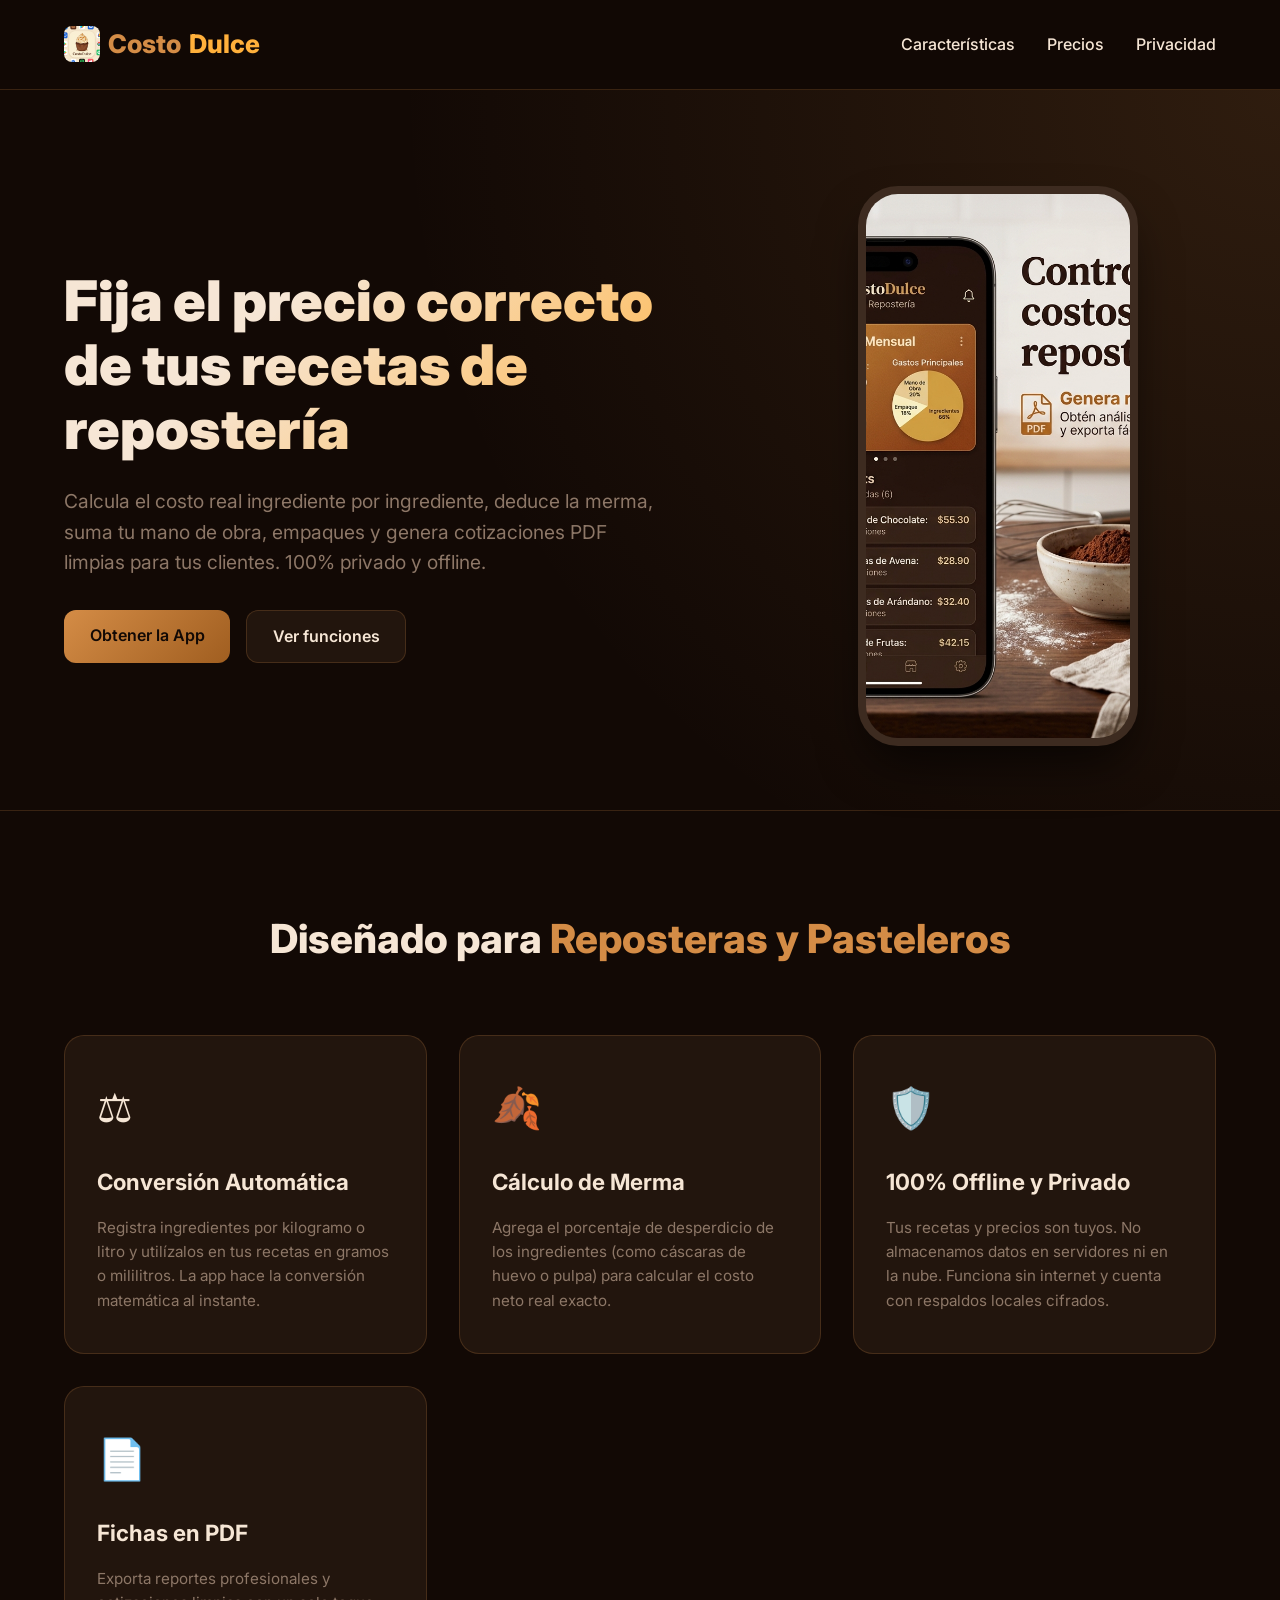
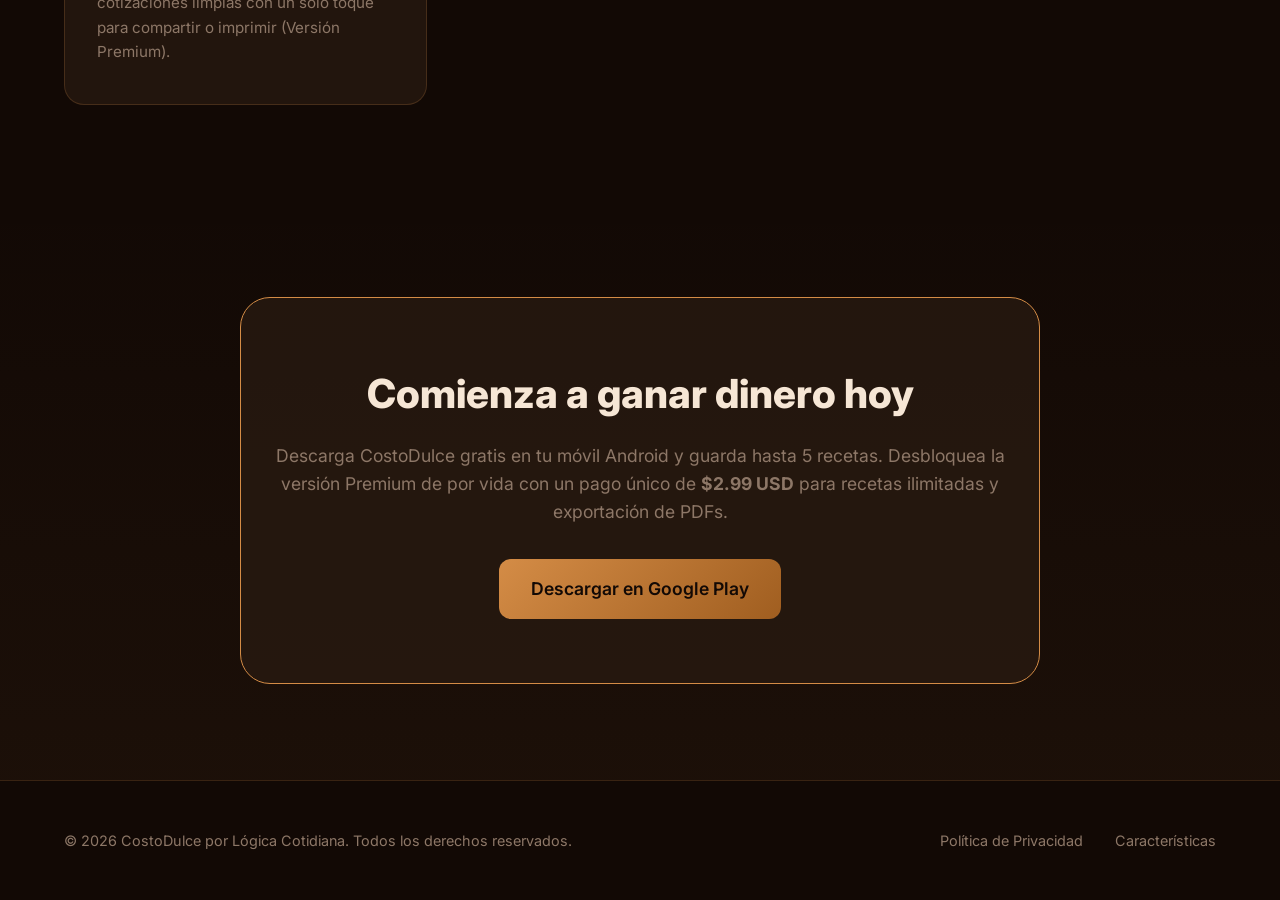
<file: index.html>
<!DOCTYPE html>
<html lang="es">
<head>
    <meta charset="UTF-8">
    <meta name="viewport" content="width=device-width, initial-scale=1.0">
    <meta name="description" content="Calcula el costo exacto de tus recetas de repostería ingrediente por ingrediente. Controla la merma, costos fijos y genera cotizaciones en PDF 100% offline.">
    <title>CostoDulce - Calculadora de Costos para Repostería</title>
    
    <!-- Google Fonts -->
    <link rel="preconnect" href="https://fonts.googleapis.com">
    <link rel="preconnect" href="https://fonts.gstatic.com" crossorigin>
    <link href="https://fonts.googleapis.com/css2?family=Inter:wght@400;500;600;700;800;900&display=swap" rel="stylesheet">
    
    <!-- Stylesheet -->
    <link rel="stylesheet" href="style.css">
    
    <!-- Favicon -->
    <link rel="icon" type="image/png" href="app_icon.png">

    <!-- Schema JSON-LD -->
    <script type="application/ld+json">
    {
      "@context": "https://schema.org",
      "@type": "SoftwareApplication",
      "name": "CostoDulce: Costos Repostería",
      "operatingSystem": "Android",
      "applicationCategory": "BusinessApplication",
      "description": "Calculadora de costos de repostería y cocina 100% offline. Calcula la merma, costos fijos, mano de obra y genera reportes en PDF.",
      "offers": {
        "@type": "Offer",
        "price": "2.99",
        "priceCurrency": "USD"
      },
      "aggregateRating": {
        "@type": "AggregateRating",
        "ratingValue": "4.9",
        "ratingCount": "124"
      }
    }
    </script>
</head>
<body>

    <!-- Header -->
    <header>
        <div class="container header-container">
            <a href="#" class="logo" style="display: flex; align-items: center; gap: 0.5rem;">
                <img src="app_icon.png" alt="Logo" style="height: 36px; width: 36px; border-radius: 8px; object-fit: cover;"> Costo<span>Dulce</span>
            </a>
            <nav>
                <ul class="nav-links">
                    <li><a href="#features">Características</a></li>
                    <li><a href="#pricing">Precios</a></li>
                    <li><a href="privacy.html">Privacidad</a></li>
                </ul>
            </nav>
        </div>
    </header>

    <!-- Hero Section -->
    <section class="hero">
        <div class="container hero-grid">
            <div class="hero-content">
                <h1>Fija el precio correcto de tus recetas de repostería</h1>
                <p>Calcula el costo real ingrediente por ingrediente, deduce la merma, suma tu mano de obra, empaques y genera cotizaciones PDF limpias para tus clientes. 100% privado y offline.</p>
                <div class="hero-actions">
                    <a href="#pricing" class="btn btn-primary" id="download-cta">Obtener la App</a>
                    <a href="#features" class="btn btn-secondary" id="learn-more-cta">Ver funciones</a>
                </div>
            </div>
            <div class="hero-image-wrapper">
                <div class="mockup-container" style="padding: 0; overflow: hidden;">
                    <img src="screenshot_dashboard.png" alt="Pantalla de CostoDulce" style="width: 100%; height: 100%; object-fit: cover; display: block;">
                </div>
            </div>
        </div>
    </section>

    <!-- Features Section -->
    <section class="features" id="features">
        <div class="container">
            <h2 class="section-title">Diseñado para <span>Reposteras y Pasteleros</span></h2>
            <div class="features-grid">
                <div class="feature-card">
                    <span class="feature-icon">⚖️</span>
                    <h3>Conversión Automática</h3>
                    <p>Registra ingredientes por kilogramo o litro y utilízalos en tus recetas en gramos o mililitros. La app hace la conversión matemática al instante.</p>
                </div>
                <div class="feature-card">
                    <span class="feature-icon">🍂</span>
                    <h3>Cálculo de Merma</h3>
                    <p>Agrega el porcentaje de desperdicio de los ingredientes (como cáscaras de huevo o pulpa) para calcular el costo neto real exacto.</p>
                </div>
                <div class="feature-card">
                    <span class="feature-icon">🛡️</span>
                    <h3>100% Offline y Privado</h3>
                    <p>Tus recetas y precios son tuyos. No almacenamos datos en servidores ni en la nube. Funciona sin internet y cuenta con respaldos locales cifrados.</p>
                </div>
                <div class="feature-card">
                    <span class="feature-icon">📄</span>
                    <h3>Fichas en PDF</h3>
                    <p>Exporta reportes profesionales y cotizaciones limpias con un solo toque para compartir o imprimir (Versión Premium).</p>
                </div>
            </div>
        </div>
    </section>

    <!-- Pricing Section -->
    <section class="cta-section" id="pricing">
        <div class="container">
            <div class="cta-box">
                <h2>Comienza a ganar dinero hoy</h2>
                <p>Descarga CostoDulce gratis en tu móvil Android y guarda hasta 5 recetas. Desbloquea la versión Premium de por vida con un pago único de <strong>$2.99 USD</strong> para recetas ilimitadas y exportación de PDFs.</p>
                <a href="#" class="btn btn-primary" style="font-size: 1.1rem; padding: 1rem 2rem;" id="pricing-cta">Descargar en Google Play</a>
            </div>
        </div>
    </section>

    <!-- Footer -->
    <footer>
        <div class="container footer-container">
            <p>&copy; 2026 CostoDulce por Lógica Cotidiana. Todos los derechos reservados.</p>
            <ul class="footer-links">
                <li><a href="privacy.html">Política de Privacidad</a></li>
                <li><a href="#features">Características</a></li>
            </ul>
        </div>
    </footer>

</body>
</html>
</file>
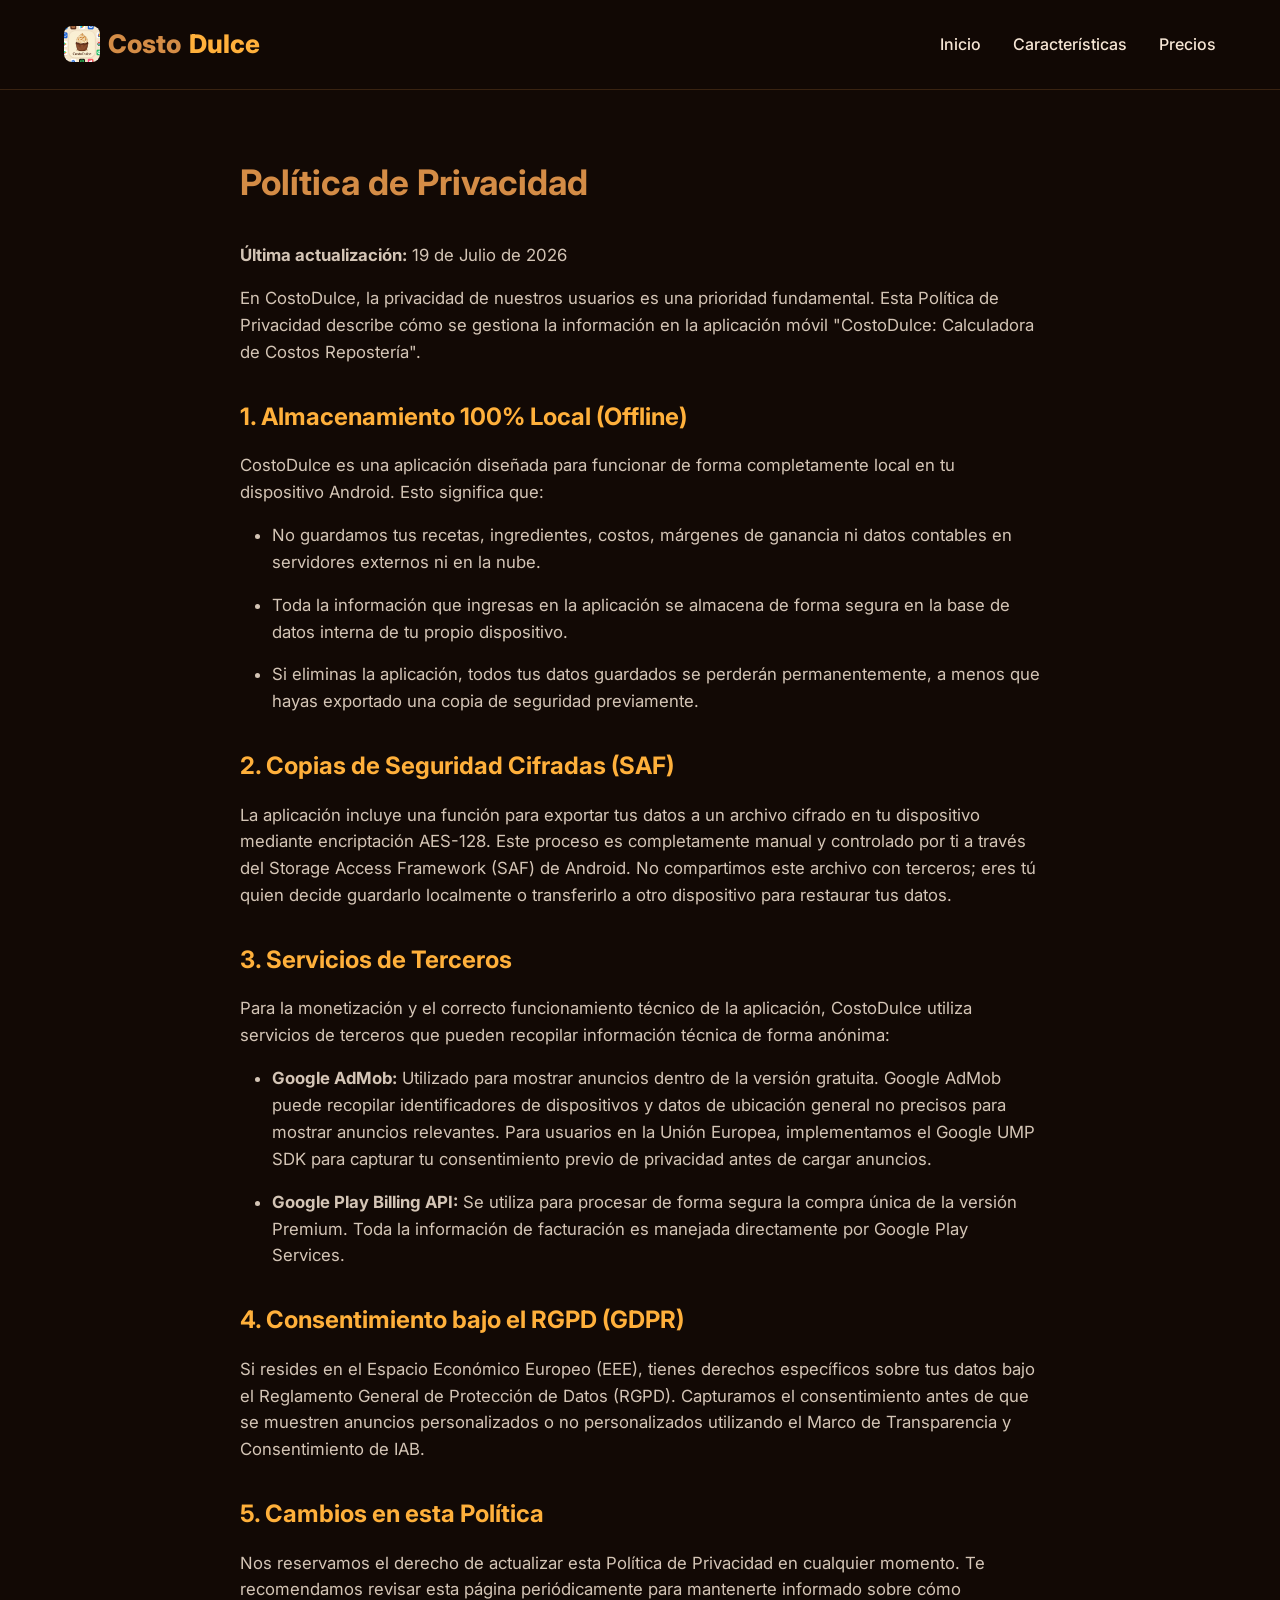
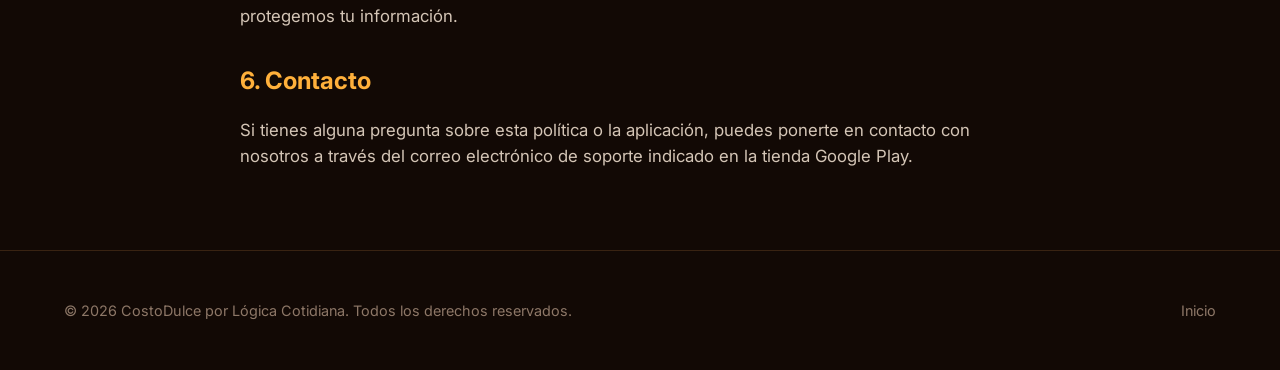
<file: privacy.html>
<!DOCTYPE html>
<html lang="es">
<head>
    <meta charset="UTF-8">
    <meta name="viewport" content="width=device-width, initial-scale=1.0">
    <title>Política de Privacidad - CostoDulce</title>
    <link rel="preconnect" href="https://fonts.googleapis.com">
    <link rel="preconnect" href="https://fonts.gstatic.com" crossorigin>
    <link href="https://fonts.googleapis.com/css2?family=Inter:wght@400;500;600;700;800&display=swap" rel="stylesheet">
    <link rel="stylesheet" href="style.css">
    <!-- Favicon -->
    <link rel="icon" type="image/png" href="app_icon.png">
    <style>
        .privacy-content {
            padding: 4rem 0;
            max-width: 800px;
            margin: 0 auto;
        }
        .privacy-content h1 {
            font-size: 2.2rem;
            margin-bottom: 2rem;
            color: var(--primary);
        }
        .privacy-content h2 {
            font-size: 1.5rem;
            margin-top: 2rem;
            margin-bottom: 1rem;
            color: var(--secondary);
        }
        .privacy-content p, .privacy-content li {
            color: var(--text-primary);
            opacity: 0.85;
            margin-bottom: 1rem;
            font-size: 1.05rem;
        }
        .privacy-content ul {
            margin-left: 2rem;
            margin-bottom: 1.5rem;
        }
    </style>
</head>
<body>

    <!-- Header -->
    <header>
        <div class="container header-container">
            <a href="index.html" class="logo" style="display: flex; align-items: center; gap: 0.5rem;">
                <img src="app_icon.png" alt="Logo" style="height: 36px; width: 36px; border-radius: 8px; object-fit: cover;"> Costo<span>Dulce</span>
            </a>
            <nav>
                <ul class="nav-links">
                    <li><a href="index.html">Inicio</a></li>
                    <li><a href="index.html#features">Características</a></li>
                    <li><a href="index.html#pricing">Precios</a></li>
                </ul>
            </nav>
        </div>
    </header>

    <!-- Privacy Content -->
    <div class="container">
        <article class="privacy-content">
            <h1>Política de Privacidad</h1>
            <p><strong>Última actualización:</strong> 19 de Julio de 2026</p>
            <p>En CostoDulce, la privacidad de nuestros usuarios es una prioridad fundamental. Esta Política de Privacidad describe cómo se gestiona la información en la aplicación móvil "CostoDulce: Calculadora de Costos Repostería".</p>

            <h2>1. Almacenamiento 100% Local (Offline)</h2>
            <p>CostoDulce es una aplicación diseñada para funcionar de forma completamente local en tu dispositivo Android. Esto significa que:</p>
            <ul>
                <li>No guardamos tus recetas, ingredientes, costos, márgenes de ganancia ni datos contables en servidores externos ni en la nube.</li>
                <li>Toda la información que ingresas en la aplicación se almacena de forma segura en la base de datos interna de tu propio dispositivo.</li>
                <li>Si eliminas la aplicación, todos tus datos guardados se perderán permanentemente, a menos que hayas exportado una copia de seguridad previamente.</li>
            </ul>

            <h2>2. Copias de Seguridad Cifradas (SAF)</h2>
            <p>La aplicación incluye una función para exportar tus datos a un archivo cifrado en tu dispositivo mediante encriptación AES-128. Este proceso es completamente manual y controlado por ti a través del Storage Access Framework (SAF) de Android. No compartimos este archivo con terceros; eres tú quien decide guardarlo localmente o transferirlo a otro dispositivo para restaurar tus datos.</p>

            <h2>3. Servicios de Terceros</h2>
            <p>Para la monetización y el correcto funcionamiento técnico de la aplicación, CostoDulce utiliza servicios de terceros que pueden recopilar información técnica de forma anónima:</p>
            <ul>
                <li><strong>Google AdMob:</strong> Utilizado para mostrar anuncios dentro de la versión gratuita. Google AdMob puede recopilar identificadores de dispositivos y datos de ubicación general no precisos para mostrar anuncios relevantes. Para usuarios en la Unión Europea, implementamos el Google UMP SDK para capturar tu consentimiento previo de privacidad antes de cargar anuncios.</li>
                <li><strong>Google Play Billing API:</strong> Se utiliza para procesar de forma segura la compra única de la versión Premium. Toda la información de facturación es manejada directamente por Google Play Services.</li>
            </ul>

            <h2>4. Consentimiento bajo el RGPD (GDPR)</h2>
            <p>Si resides en el Espacio Económico Europeo (EEE), tienes derechos específicos sobre tus datos bajo el Reglamento General de Protección de Datos (RGPD). Capturamos el consentimiento antes de que se muestren anuncios personalizados o no personalizados utilizando el Marco de Transparencia y Consentimiento de IAB.</p>

            <h2>5. Cambios en esta Política</h2>
            <p>Nos reservamos el derecho de actualizar esta Política de Privacidad en cualquier momento. Te recomendamos revisar esta página periódicamente para mantenerte informado sobre cómo protegemos tu información.</p>

            <h2>6. Contacto</h2>
            <p>Si tienes alguna pregunta sobre esta política o la aplicación, puedes ponerte en contacto con nosotros a través del correo electrónico de soporte indicado en la tienda Google Play.</p>
        </article>
    </div>

    <!-- Footer -->
    <footer>
        <div class="container footer-container">
            <p>&copy; 2026 CostoDulce por Lógica Cotidiana. Todos los derechos reservados.</p>
            <ul class="footer-links">
                <li><a href="index.html">Inicio</a></li>
            </ul>
        </div>
    </footer>

</body>
</html>
</file>
<file: style.css>
/* Estilos Globales para CostoDulce Landing */
:root {
    --bg-color: #120905;
    --card-bg: rgba(42, 28, 18, 0.7);
    --primary: #d48c46;
    --primary-hover: #b87532;
    --secondary: #ffb03b;
    --text-primary: #f6e6d5;
    --text-muted: #8d7767;
    --border-color: rgba(212, 140, 70, 0.2);
    --transition: all 0.3s cubic-bezier(0.4, 0, 0.2, 1);
}

* {
    margin: 0;
    padding: 0;
    box-sizing: border-box;
}

body {
    font-family: 'Inter', system-ui, -apple-system, BlinkMacSystemFont, "Segoe UI", Roboto, sans-serif;
    background-color: var(--bg-color);
    color: var(--text-primary);
    line-height: 1.6;
    overflow-x: hidden;
}

a {
    color: var(--primary);
    text-decoration: none;
    transition: var(--transition);
}

a:hover {
    color: var(--secondary);
}

.container {
    max-width: 1200px;
    margin: 0 auto;
    padding: 0 24.dp;
    padding: 0 1.5rem;
}

/* Header */
header {
    padding: 1.5rem 0;
    border-bottom: 1px solid var(--border-color);
    backdrop-filter: blur(10px);
    position: sticky;
    top: 0;
    z-index: 100;
    background-color: rgba(18, 9, 5, 0.85);
}

.header-container {
    display: flex;
    justify-content: space-between;
    align-items: center;
}

.logo {
    font-size: 1.6rem;
    font-weight: 800;
    color: var(--primary);
    display: flex;
    align-items: center;
    gap: 0.5rem;
}

.logo span {
    color: var(--secondary);
}

.nav-links {
    display: flex;
    gap: 2rem;
    list-style: none;
}

.nav-links a {
    color: var(--text-primary);
    font-weight: 500;
}

.nav-links a:hover {
    color: var(--primary);
}

.btn {
    display: inline-block;
    padding: 0.8rem 1.6rem;
    border-radius: 12px;
    font-weight: 600;
    text-align: center;
    cursor: pointer;
    transition: var(--transition);
    border: none;
}

.btn-primary {
    background: linear-gradient(135deg, var(--primary) 0%, #a05e20 100%);
    color: #120905;
}

.btn-primary:hover {
    transform: translateY(-2px);
    box-shadow: 0 8px 20px rgba(212, 140, 70, 0.3);
    color: #120905;
}

.btn-secondary {
    background-color: var(--card-bg);
    color: var(--text-primary);
    border: 1px solid var(--border-color);
}

.btn-secondary:hover {
    background-color: rgba(212, 140, 70, 0.1);
    transform: translateY(-2px);
}

/* Hero Section */
.hero {
    padding: 6rem 0 4rem 0;
    background: radial-gradient(circle at top right, rgba(212, 140, 70, 0.15) 0%, transparent 60%);
}

.hero-grid {
    display: grid;
    grid-template-columns: 1.2fr 0.8fr;
    gap: 4rem;
    align-items: center;
}

.hero-content h1 {
    font-size: 3.5rem;
    line-height: 1.15;
    font-weight: 900;
    margin-bottom: 1.5rem;
    background: linear-gradient(135deg, var(--text-primary) 30%, var(--secondary) 100%);
    -webkit-background-clip: text;
    -webkit-text-fill-color: transparent;
}

.hero-content p {
    font-size: 1.2rem;
    color: var(--text-muted);
    margin-bottom: 2rem;
    max-width: 600px;
}

.hero-actions {
    display: flex;
    gap: 1rem;
}

.hero-image-wrapper {
    display: flex;
    justify-content: center;
    position: relative;
}

.mockup-container {
    width: 280px;
    height: 560px;
    background-color: #2a1c12;
    border: 8px solid #3d2b20;
    border-radius: 40px;
    box-shadow: 0 25px 50px -12px rgba(0, 0, 0, 0.7);
    padding: 1.5rem;
    display: flex;
    flex-direction: column;
    justify-content: space-between;
    position: relative;
    overflow: hidden;
}

.mockup-screen {
    flex-grow: 1;
    display: flex;
    flex-direction: column;
    gap: 1rem;
    justify-content: center;
}

.mockup-card {
    background-color: var(--bg-color);
    border: 1px solid var(--border-color);
    padding: 1rem;
    border-radius: 16px;
    font-size: 0.85rem;
}

.mockup-bar {
    height: 8px;
    background-color: var(--primary);
    border-radius: 4px;
    margin-top: 6px;
}

/* Features */
.features {
    padding: 6rem 0;
    border-top: 1px solid var(--border-color);
}

.section-title {
    text-align: center;
    font-size: 2.5rem;
    font-weight: 800;
    margin-bottom: 4rem;
}

.section-title span {
    color: var(--primary);
}

.features-grid {
    display: grid;
    grid-template-columns: repeat(auto-fit, minmax(280px, 1fr));
    gap: 2rem;
}

.feature-card {
    background-color: var(--card-bg);
    border: 1px solid var(--border-color);
    padding: 2.5rem 2rem;
    border-radius: 20px;
    transition: var(--transition);
}

.feature-card:hover {
    transform: translateY(-8px);
    border-color: var(--primary);
    box-shadow: 0 15px 30px rgba(0, 0, 0, 0.4);
}

.feature-icon {
    font-size: 2.5rem;
    margin-bottom: 1.5rem;
    display: inline-block;
}

.feature-card h3 {
    font-size: 1.4rem;
    margin-bottom: 1rem;
    font-weight: 700;
}

.feature-card p {
    color: var(--text-muted);
    font-size: 0.95rem;
}

/* CTA */
.cta-section {
    padding: 6rem 0;
    text-align: center;
    background: linear-gradient(180deg, transparent 0%, rgba(212, 140, 70, 0.05) 100%);
}

.cta-box {
    background-color: var(--card-bg);
    border: 1px solid var(--primary);
    padding: 4rem 2rem;
    border-radius: 30px;
    max-width: 800px;
    margin: 0 auto;
}

.cta-box h2 {
    font-size: 2.5rem;
    margin-bottom: 1rem;
    font-weight: 800;
}

.cta-box p {
    color: var(--text-muted);
    margin-bottom: 2rem;
    font-size: 1.1rem;
}

/* Footer */
footer {
    padding: 3rem 0;
    border-top: 1px solid var(--border-color);
    color: var(--text-muted);
    font-size: 0.9rem;
}

.footer-container {
    display: flex;
    justify-content: space-between;
    align-items: center;
}

.footer-links {
    display: flex;
    gap: 2rem;
    list-style: none;
}

.footer-links a {
    color: var(--text-muted);
}

.footer-links a:hover {
    color: var(--text-primary);
}

/* Responsive */
@media (max-width: 968px) {
    .hero-grid {
        grid-template-columns: 1fr;
        gap: 3rem;
        text-align: center;
    }
    
    .hero-content h1 {
        font-size: 2.8rem;
    }
    
    .hero-content p {
        margin-left: auto;
        margin-right: auto;
    }

    .hero-actions {
        justify-content: center;
    }
    
    .footer-container {
        flex-direction: column;
        gap: 1.5rem;
        text-align: center;
    }
}
</file>
